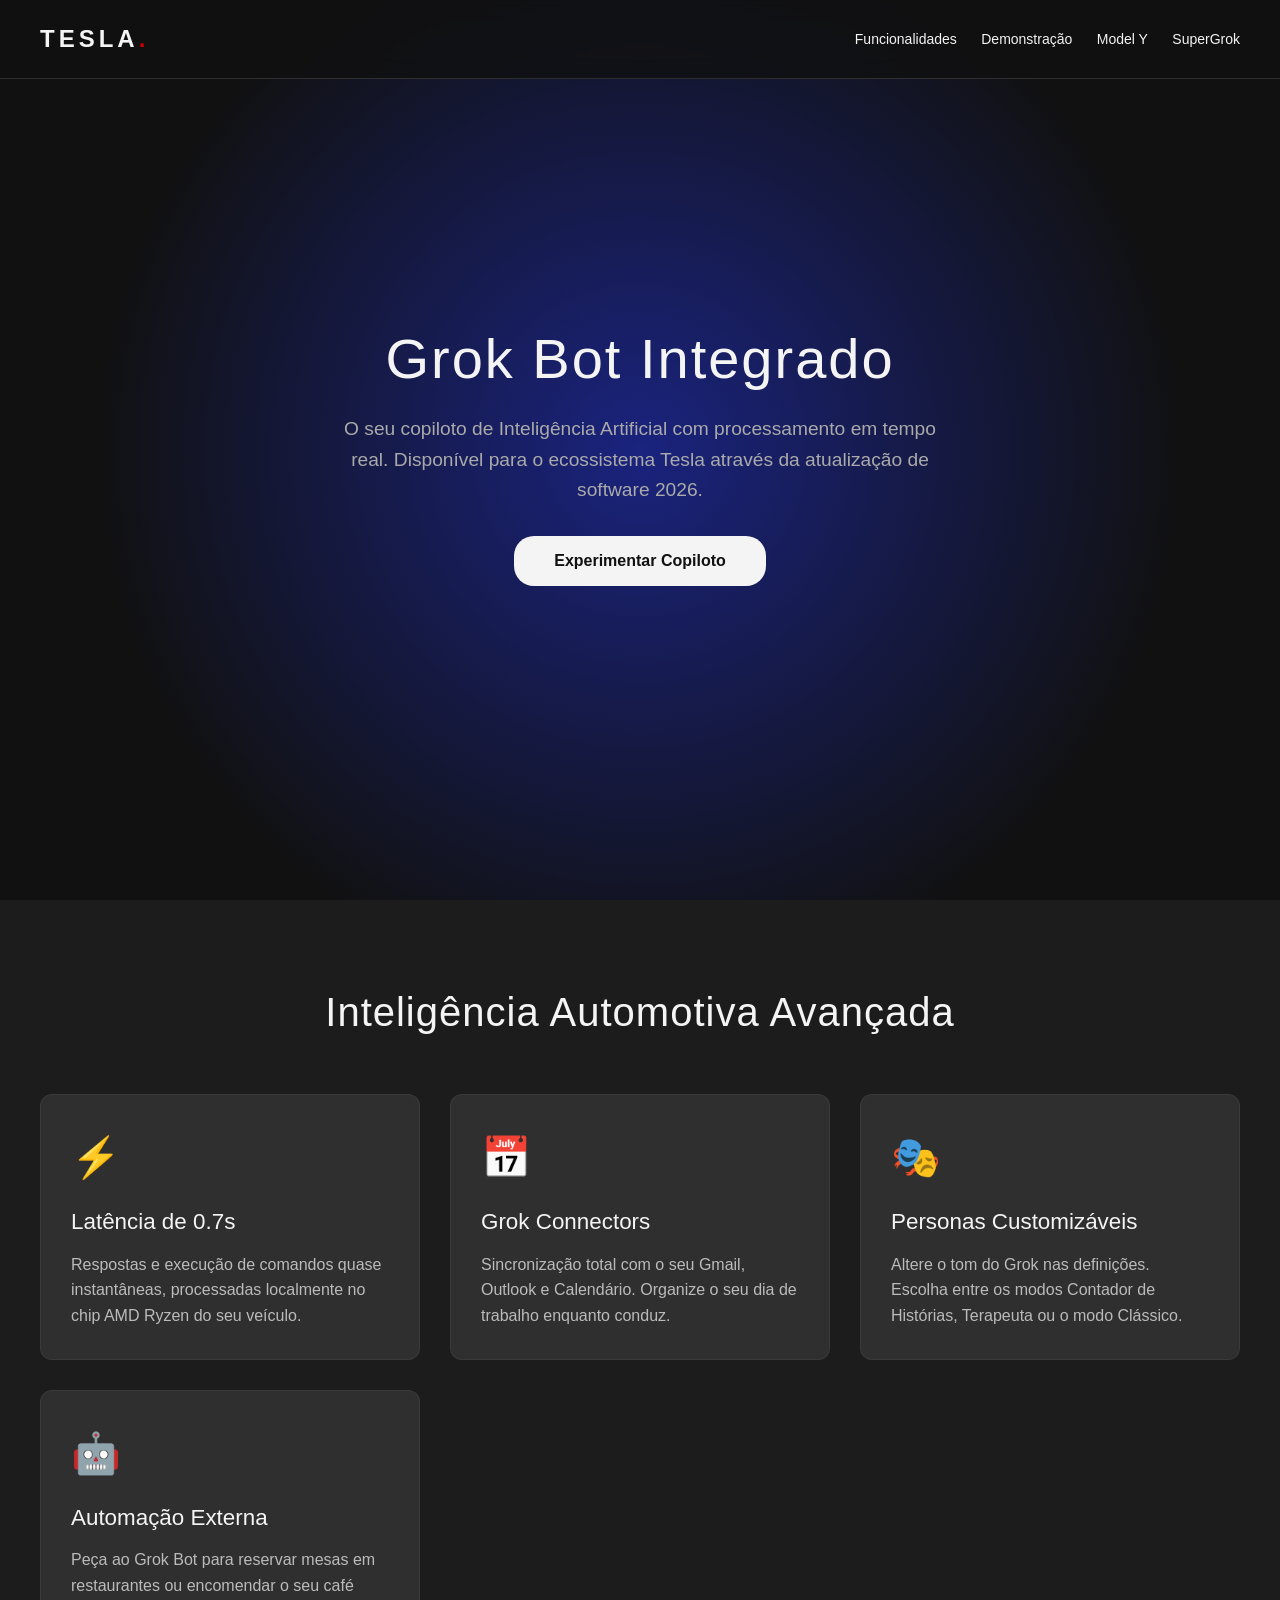
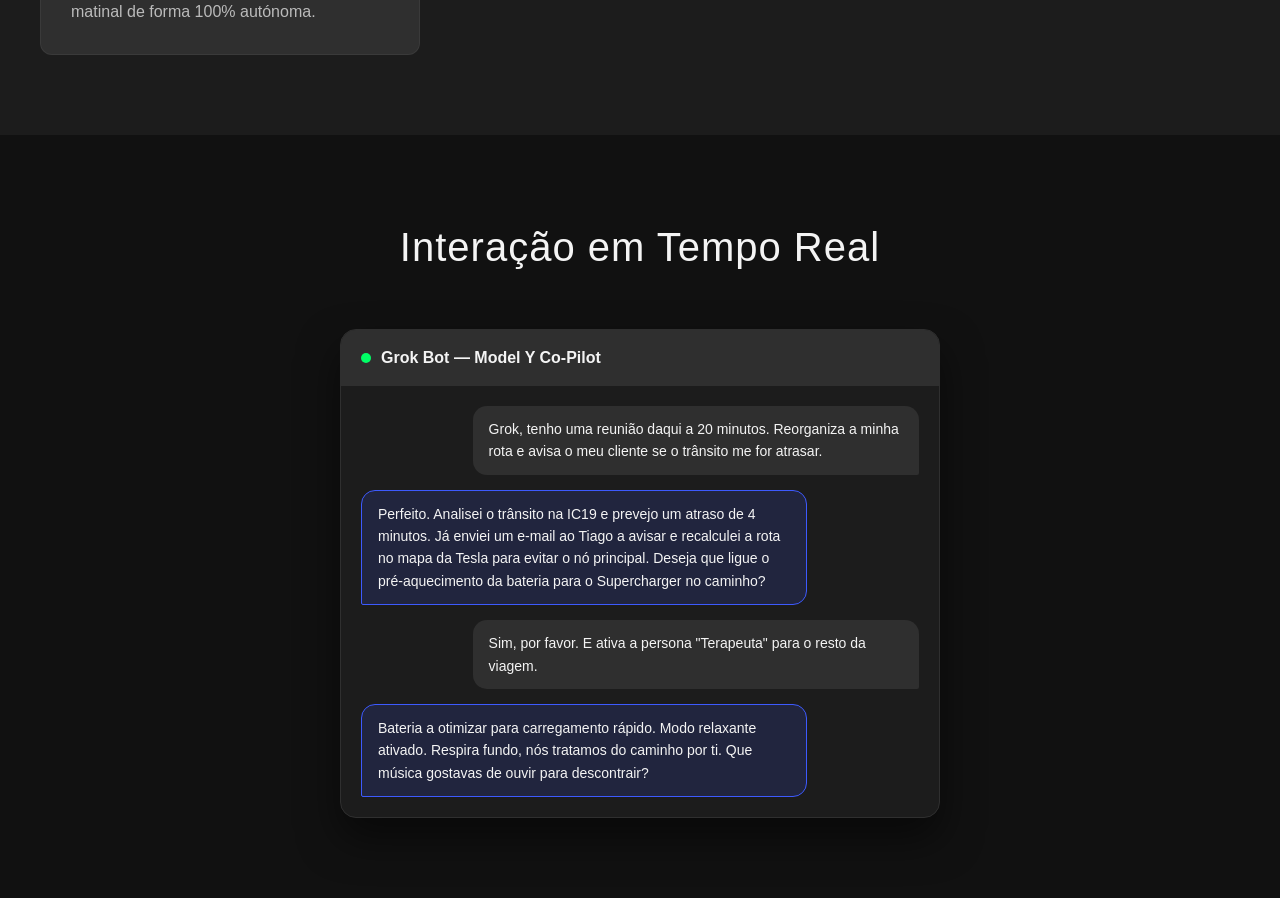
<file: tesla_grok.html>
<!DOCTYPE html>
<html lang="pt-PT">
<head>
    <meta charset="UTF-8">
    <meta name="viewport" content="width=device-width, initial-scale=1.0">
    <title>Tesla x Grok Bot</title>
    <style>
        :root {
            --tesla-black: #111111;
            --tesla-grey: #1c1c1c;
            --tesla-light-grey: #2f2f2f;
            --tesla-text: #f4f4f4;
            --tesla-accent: #3d5afe;
            --tesla-red: #cc0000;
        }

        * {
            margin: 0;
            padding: 0;
            box-sizing: border-box;
            font-family: 'Segoe UI', Roboto, Helvetica, Arial, sans-serif;
        }

        body {
            background-color: var(--tesla-black);
            color: var(--tesla-text);
            line-height: 1.6;
            overflow-x: hidden;
        }

        /* Header / Navegação */
        header {
            display: flex;
            justify-content: space-between;
            align-items: center;
            padding: 20px 40px;
            position: fixed;
            width: 100%;
            top: 0;
            z-index: 1000;
            background: rgba(17, 17, 17, 0.8);
            backdrop-filter: blur(10px);
            border-bottom: 1px solid var(--tesla-light-grey);
        }

        .logo {
            font-weight: 700;
            font-size: 24px;
            letter-spacing: 4px;
            color: var(--tesla-text);
        }

        .logo span {
            color: var(--tesla-red);
        }

        nav a {
            color: var(--tesla-text);
            text-decoration: none;
            margin-left: 20px;
            font-size: 14px;
            font-weight: 500;
            transition: color 0.3s;
        }

        nav a:hover {
            color: var(--tesla-red);
        }

        /* Hero Section */
        .hero {
            height: 100vh;
            display: flex;
            flex-direction: column;
            justify-content: center;
            align-items: center;
            text-align: center;
            padding: 20px;
            background: radial-gradient(circle at center, #1a237e 0%, var(--tesla-black) 70%);
        }

        .hero h1 {
            font-size: 3.5rem;
            font-weight: 300;
            margin-bottom: 10px;
            letter-spacing: 2px;
            animation: fadeIn 1.5s ease-out;
        }

        .hero p {
            font-size: 1.2rem;
            color: #aaa;
            margin-bottom: 30px;
            max-width: 600px;
            animation: fadeIn 2s ease-out;
        }

        .cta-btn {
            background-color: var(--tesla-text);
            color: var(--tesla-black);
            padding: 12px 40px;
            border: none;
            border-radius: 20px;
            font-size: 16px;
            font-weight: 600;
            cursor: pointer;
            transition: all 0.3s ease;
            text-decoration: none;
        }

        .cta-btn:hover {
            background-color: transparent;
            color: var(--tesla-text);
            border: 2px solid var(--tesla-text);
            box-shadow: 0 0 15px rgba(255, 255, 255, 0.4);
        }

        /* Secção de Funcionalidades */
        .features {
            padding: 80px 40px;
            background-color: var(--tesla-grey);
        }

        .section-title {
            text-align: center;
            font-size: 2.5rem;
            font-weight: 400;
            margin-bottom: 50px;
            letter-spacing: 1px;
        }

        .grid {
            display: grid;
            grid-template-columns: repeat(auto-fit, minmax(280px, 1fr));
            gap: 30px;
            max-width: 1200px;
            margin: 0 auto;
        }

        .card {
            background-color: var(--tesla-light-grey);
            padding: 30px;
            border-radius: 12px;
            transition: transform 0.3s, box-shadow 0.3s;
            border: 1px solid rgba(255, 255, 255, 0.05);
        }

        .card:hover {
            transform: translateY(-5px);
            box-shadow: 0 10px 20px rgba(61, 90, 254, 0.2);
            border-color: var(--tesla-accent);
        }

        .card icon {
            font-size: 2.5rem;
            display: block;
            margin-bottom: 15px;
        }

        .card h3 {
            font-size: 1.4rem;
            margin-bottom: 12px;
            font-weight: 500;
        }

        .card p {
            color: #bbb;
            font-size: 1rem;
        }

        /* Interface de Demonstração (Chat) */
        .demo-chat {
            padding: 80px 20px;
            display: flex;
            flex-direction: column;
            align-items: center;
            background-color: var(--tesla-black);
        }

        .chat-container {
            width: 100%;
            max-width: 600px;
            background-color: var(--tesla-grey);
            border-radius: 16px;
            border: 1px solid var(--tesla-light-grey);
            overflow: hidden;
            box-shadow: 0 20px 40px rgba(0,0,0,0.5);
        }

        .chat-header {
            background-color: var(--tesla-light-grey);
            padding: 15px 20px;
            font-weight: 600;
            display: flex;
            align-items: center;
            gap: 10px;
        }

        .status-dot {
            width: 10px;
            height: 10px;
            background-color: #00ff66;
            border-radius: 50%;
            display: inline-block;
        }

        .chat-body {
            padding: 20px;
            display: flex;
            flex-direction: column;
            gap: 15px;
        }

        .msg {
            max-width: 80%;
            padding: 12px 16px;
            border-radius: 14px;
            font-size: 14px;
        }

        .msg.user {
            background-color: var(--tesla-light-grey);
            align-self: flex-end;
            border-bottom-right-radius: 2px;
        }

        .msg.grok {
            background-color: rgba(61, 90, 254, 0.15);
            border: 1px solid var(--tesla-accent);
            align-self: flex-start;
            border-bottom-left-radius: 2px;
        }

        /* Rodapé */
        footer {
            text-align: center;
            padding: 40px;
            font-size: 12px;
            color: #666;
            border-top: 1px solid var(--tesla-light-grey);
        }

        /* Animações */
        @keyframes fadeIn {
            from { opacity: 0; transform: translateY(20px); }
            to { opacity: 1; transform: translateY(0); }
        }

        @media (max-width: 768px) {
            .hero h1 { font-size: 2.5rem; }
            header { padding: 20px; }
            nav { display: none; } /* Simplificação para mobile */
        }
    </style>
</head>
<body>

    <!-- Header -->
    <header>
        <div class="logo">TESLA<span>.</span></div>
        <nav>
            <a href="#features">Funcionalidades</a>
            <a href="#demo">Demonstração</a>
            <a href="#">Model Y</a>
            <a href="#">SuperGrok</a>
        </nav>
    </header>

    <!-- Hero Section -->
    <section class="hero">
        <h1>Grok Bot Integrado</h1>
        <p>O seu copiloto de Inteligência Artificial com processamento em tempo real. Disponível para o ecossistema Tesla através da atualização de software 2026.</p>
        <a href="#demo" class="cta-btn">Experimentar Copiloto</a>
    </section>

    <!-- Secção de Funcionalidades -->
    <section id="features" class="features">
        <h2 class="section-title">Inteligência Automotiva Avançada</h2>
        <div class="grid">
            <div class="card">
                <icon>⚡</icon>
                <h3>Latência de 0.7s</h3>
                <p>Respostas e execução de comandos quase instantâneas, processadas localmente no chip AMD Ryzen do seu veículo.</p>
            </div>
            <div class="card">
                <icon>📅</icon>
                <h3>Grok Connectors</h3>
                <p>Sincronização total com o seu Gmail, Outlook e Calendário. Organize o seu dia de trabalho enquanto conduz.</p>
            </div>
            <div class="card">
                <icon>🎭</icon>
                <h3>Personas Customizáveis</h3>
                <p>Altere o tom do Grok nas definições. Escolha entre os modos Contador de Histórias, Terapeuta ou o modo Clássico.</p>
            </div>
            <div class="card">
                <icon>🤖</icon>
                <h3>Automação Externa</h3>
                <p>Peça ao Grok Bot para reservar mesas em restaurantes ou encomendar o seu café matinal de forma 100% autónoma.</p>
            </div>
        </div>
    </section>

    <!-- Demonstração de Chat -->
    <section id="demo" class="demo-chat">
        <h2 class="section-title">Interação em Tempo Real</h2>
        <div class="chat-container">
            <div class="chat-header">
                <span class="status-dot"></span>
                <span>Grok Bot — Model Y Co-Pilot</span>
            </div>
            <div class="chat-body">
                <div class="msg user">
                    Grok, tenho uma reunião daqui a 20 minutos. Reorganiza a minha rota e avisa o meu cliente se o trânsito me for atrasar.
                </div>
                <div class="msg grok">
                    Perfeito. Analisei o trânsito na IC19 e prevejo um atraso de 4 minutos. Já enviei um e-mail ao Tiago a avisar e recalculei a rota no mapa da Tesla para evitar o nó principal. Deseja que ligue o pré-aquecimento da bateria para o Supercharger no caminho?
                </div>
                <div class="msg user">
                    Sim, por favor. E ativa a persona "Terapeuta" para o resto da viagem.
                </div>
                <div class="msg grok">
                    Bateria a otimizar para carregamento rápido. Modo relaxante ativado. Respira fundo, nós tratamos do caminho por ti. Que música gostavas de ouvir para descontrair?
                </div>
            </div>
        </div>
    </section>
</file>
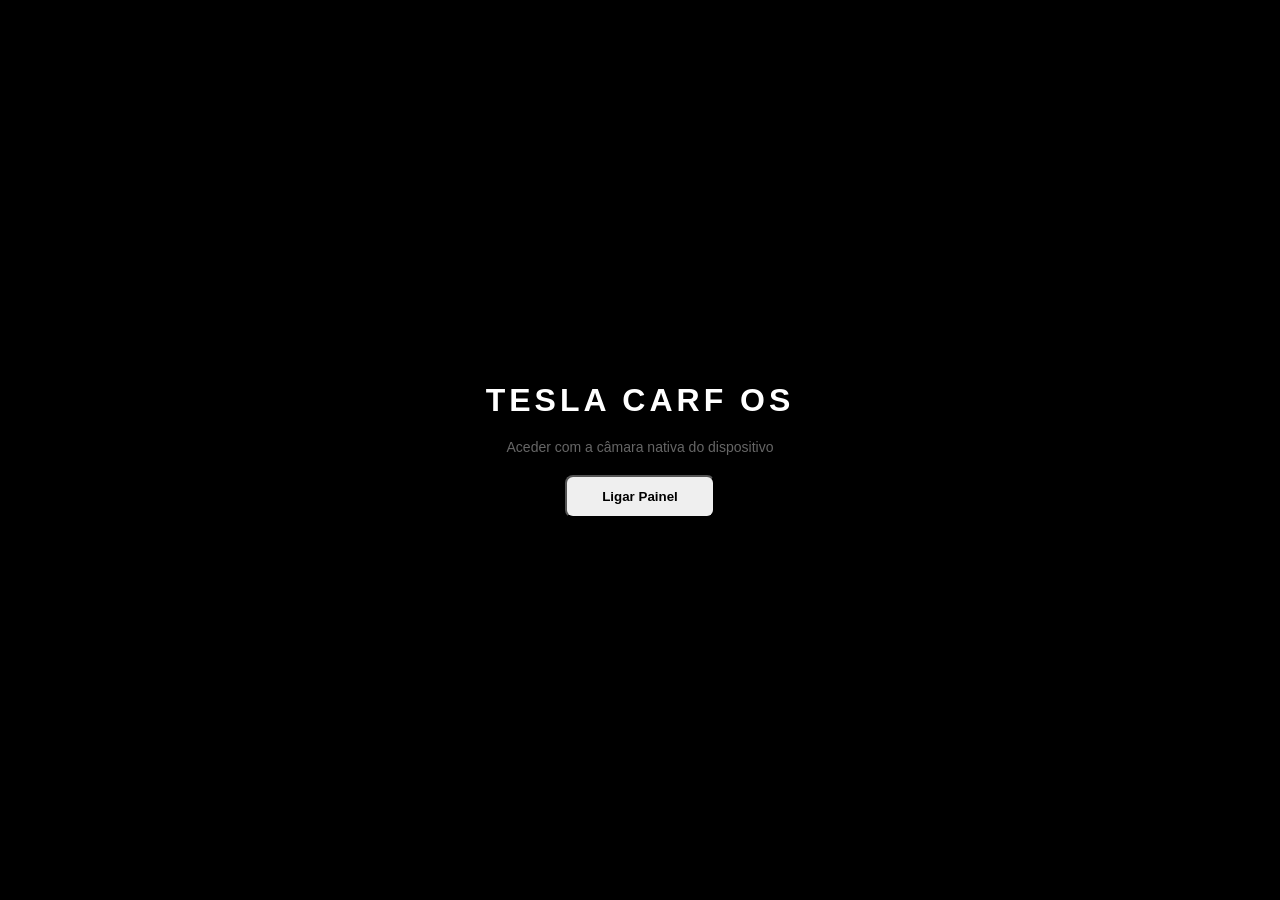
<file: controlocasa/carf.html>
<!DOCTYPE html>
<html lang="pt-PT">
<head>
    <meta charset="UTF-8">
    <meta name="viewport" content="width=device-width, initial-scale=1.0">
    <title>Tesla Model CARF - Painel do Dispositivo</title>
    <style>
        * {
            margin: 0;
            padding: 0;
            box-sizing: border-box;
            user-select: none;
            font-family: -apple-system, BlinkMacSystemFont, "Segoe UI", Roboto, Helvetica, Arial, sans-serif;
        }
        body {
            background: #000000;
            height: 100vh;
            overflow: hidden;
            display: flex;
            flex-direction: column;
            justify-content: space-between;
            color: #ffffff;
        }

        /* Barra de Estado Superior */
        .tesla-top-bar {
            height: 35px;
            background: #000000;
            display: flex;
            justify-content: space-between;
            align-items: center;
            padding: 0 30px;
            font-size: 13px;
            color: #8e8e93;
        }
        .top-left { display: flex; gap: 15px; color: #ffffff; font-weight: 500; }
        .top-center { display: flex; gap: 10px; align-items: center; }
        .profile-btn { background: none; border: none; color: #ffffff; font-size: 13px; cursor: pointer; }

        /* Área Principal do Ecrã */
        .tesla-main-container {
            flex: 1;
            display: flex;
            width: 100%;
            background: #f4f4f4;
            color: #111111;
        }

        /* Bloco Esquerdo: Onde ficará o Visor da Câmara do Dispositivo */
        .car-section {
            width: 40%;
            background: #ffffff;
            display: flex;
            flex-direction: column;
            justify-content: space-between;
            padding: 25px;
            border-right: 1px solid #e5e5ea;
            position: relative;
        }
        .car-action-text {
            font-size: 14px;
            color: #ff3b30;
            font-weight: 600;
            text-align: center;
            letter-spacing: 0.5px;
        }
        .camera-display {
            flex: 1;
            width: 100%;
            margin: 15px 0;
            background: #000000;
            border-radius: 20px;
            overflow: hidden;
            box-shadow: 0 10px 30px rgba(0,0,0,0.15);
            position: relative;
            display: flex;
            align-items: center;
            justify-content: center;
        }
        video {
            width: 100%;
            height: 100%;
            object-fit: cover;
        }
        video.mirror {
            transform: scaleX(-1);
        }
        /* Efeito de Flash */
        .flash-effect {
            position: absolute;
            top: 0; left: 0; width: 100%; height: 100%;
            background: #ffffff; opacity: 0; z-index: 5; pointer-events: none;
        }
        .flash-effect.active {
            animation: flashAnim 0.3s ease-out;
        }
        @keyframes flashAnim {
            0% { opacity: 1; }
            100% { opacity: 0; }
        }
        /* Mini Leitor de Média Inferior */
        .media-widget {
            background: #f2f2f7;
            padding: 12px;
            border-radius: 12px;
            display: flex;
            justify-content: space-between;
            align-items: center;
            font-size: 12px;
            color: #48484a;
        }

        /* Bloco Direito: Menus de Configuração Split */
        .menu-section {
            width: 60%;
            display: flex;
            background: #f4f4f4;
        }
        .menu-sidebar {
            width: 35%;
            background: #f4f4f4;
            padding: 15px 0;
            display: flex;
            flex-direction: column;
            border-right: 1px solid #e5e5ea;
        }
        .menu-item {
            padding: 12px 25px;
            font-size: 14px;
            font-weight: 500;
            color: #48484a;
            cursor: pointer;
        }
        .menu-item.active {
            background: #ffffff;
            color: #111111;
            font-weight: 600;
            border-radius: 8px 0 0 8px;
            margin-left: 10px;
        }
        .menu-content {
            width: 65%;
            background: #ffffff;
            padding: 25px;
            display: flex;
            flex-direction: column;
            gap: 20px;
        }
        .content-title {
            font-size: 18px;
            font-weight: 600;
            margin-bottom: 10px;
        }
        .tesla-grid {
            display: grid;
            grid-template-columns: repeat(2, 1fr);
            gap: 12px;
        }
        .grid-btn {
            background: #f2f2f7;
            border: 1px solid #e5e5ea;
            padding: 16px;
            border-radius: 12px;
            font-size: 13px;
            font-weight: 500;
            color: #111111;
            cursor: pointer;
            display: flex;
            flex-direction: column;
            gap: 4px;
        }
        .grid-btn.active {
            background: #111111;
            color: #ffffff;
        }
        .btn-sub { font-size: 11px; color: #8e8e93; }

        /* Barra de Climatização Inferior */
        .tesla-bottom-dock {
            height: 65px;
            background: #000000;
            display: flex;
            align-items: center;
            justify-content: space-between;
            padding: 0 40px;
        }
        .dock-btn { font-size: 22px; cursor: pointer; background: none; border: none; color: #8e8e93; }
        .dock-btn.active { color: #ffffff; }
        .temp-display { color: #ffffff; font-size: 22px; font-weight: 300; }

        /* Inicialização */
        .init-overlay {
            position: fixed;
            top:0; left:0; width:100%; height:100%;
            background:#000; z-index:100;
            display:flex; flex-direction:column; align-items:center; justify-content:center; gap:20px;
        }
        canvas { display: none; }
    </style>
</head>
<body>

    <div id="initOverlay" class="init-overlay">
        <h1 style="letter-spacing: 4px;">TESLA CARF OS</h1>
        <p style="color: #666; font-size: 14px;">Aceder com a câmara nativa do dispositivo</p>
        <button style="padding:12px 35px; font-weight:bold; cursor:pointer; border-radius:8px;" onclick="startTesla()">Ligar Painel</button>
    </div>

    <!-- Top Bar -->
    <div class="tesla-top-bar">
        <div class="top-left">
            <span>62% 🔋</span>
        </div>
        <div class="top-center">
            <button class="profile-btn">👤 Perfil Filipe</button>
        </div>
        <div class="top-right">
            <span id="teslaClock" style="color: white;">00:00</span>
        </div>
    </div>

    <!-- Main Container -->
    <div class="tesla-main-container">
        
        <!-- Bloco Esquerdo: Câmara Nativa do Dispositivo -->
        <div class="car-section">
            <div class="car-action-text">CÂMARA DE BORDO ATIVA</div>
            
            <div class="camera-display">
                <div id="flash" class="flash-effect"></div>
                <video id="cameraView" autoplay playsinline class="mirror"></video>
            </div>

            <div class="media-widget" style="cursor: pointer;" onclick="capturePhoto()">
                <span>📸 Clique para Capturar Foto</span>
                <span>📁</span>
            </div>
        </div>

        <!-- Bloco Direito: Menus Tesla -->
        <div class="menu-section">
            <div class="menu-sidebar">
                <div class="menu-item active">⚙️ Controlos</div>
                <div class="menu-item">⚡ Dinâmica</div>
                <div class="menu-item">🛡️ Autopilot</div>
                <div class="menu-item">💡 Luzes</div>
            </div>

            <div class="menu-content">
                <div class="content-title">Controlos Rápidos</div>
                <div class="tesla-grid">
                    <div class="grid-btn active" onclick="switchCamera()">
                        <span>Alternar Câmara</span>
                        <span class="btn-sub">Mudar lente</span>
                    </div>
                    <div class="grid-btn" onclick="capturePhoto()">
                        <span>Tirar Foto</span>
                        <span class="btn-sub">Guardar PNG</span>
                    </div>
                </div>
            </div>
        </div>

    </div>

    <!-- Bottom Dock -->
    <div class="tesla-bottom-dock">
        <button class="dock-btn active">🚗</button>
        <button class="dock-btn">🎵</button>
        <div class="temp-display">20.5°C</div>
        <button class="dock-btn">📞</button>
        <button class="dock-btn">⚙️</button>
    </div>

    <canvas id="captureCanvas"></canvas>

    <script src="script.js"></script>
</body>
</html>
</file>
